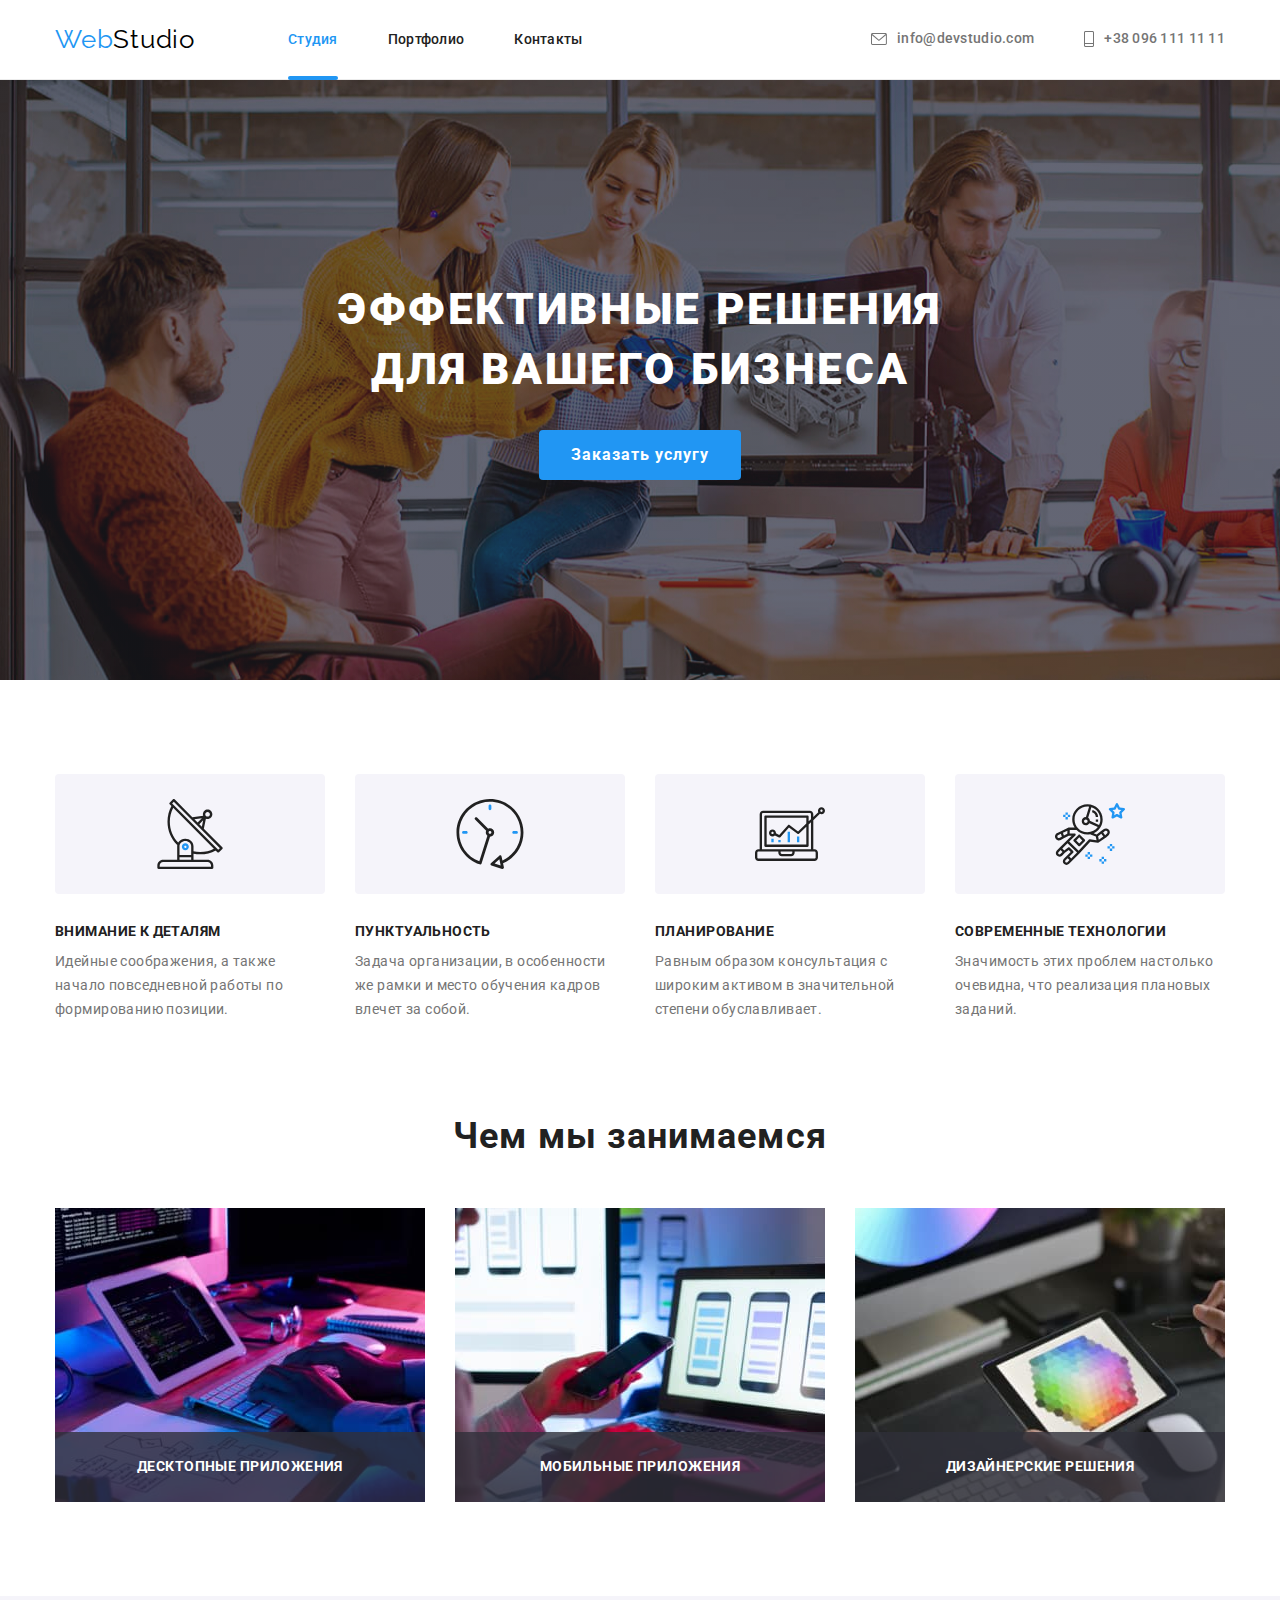
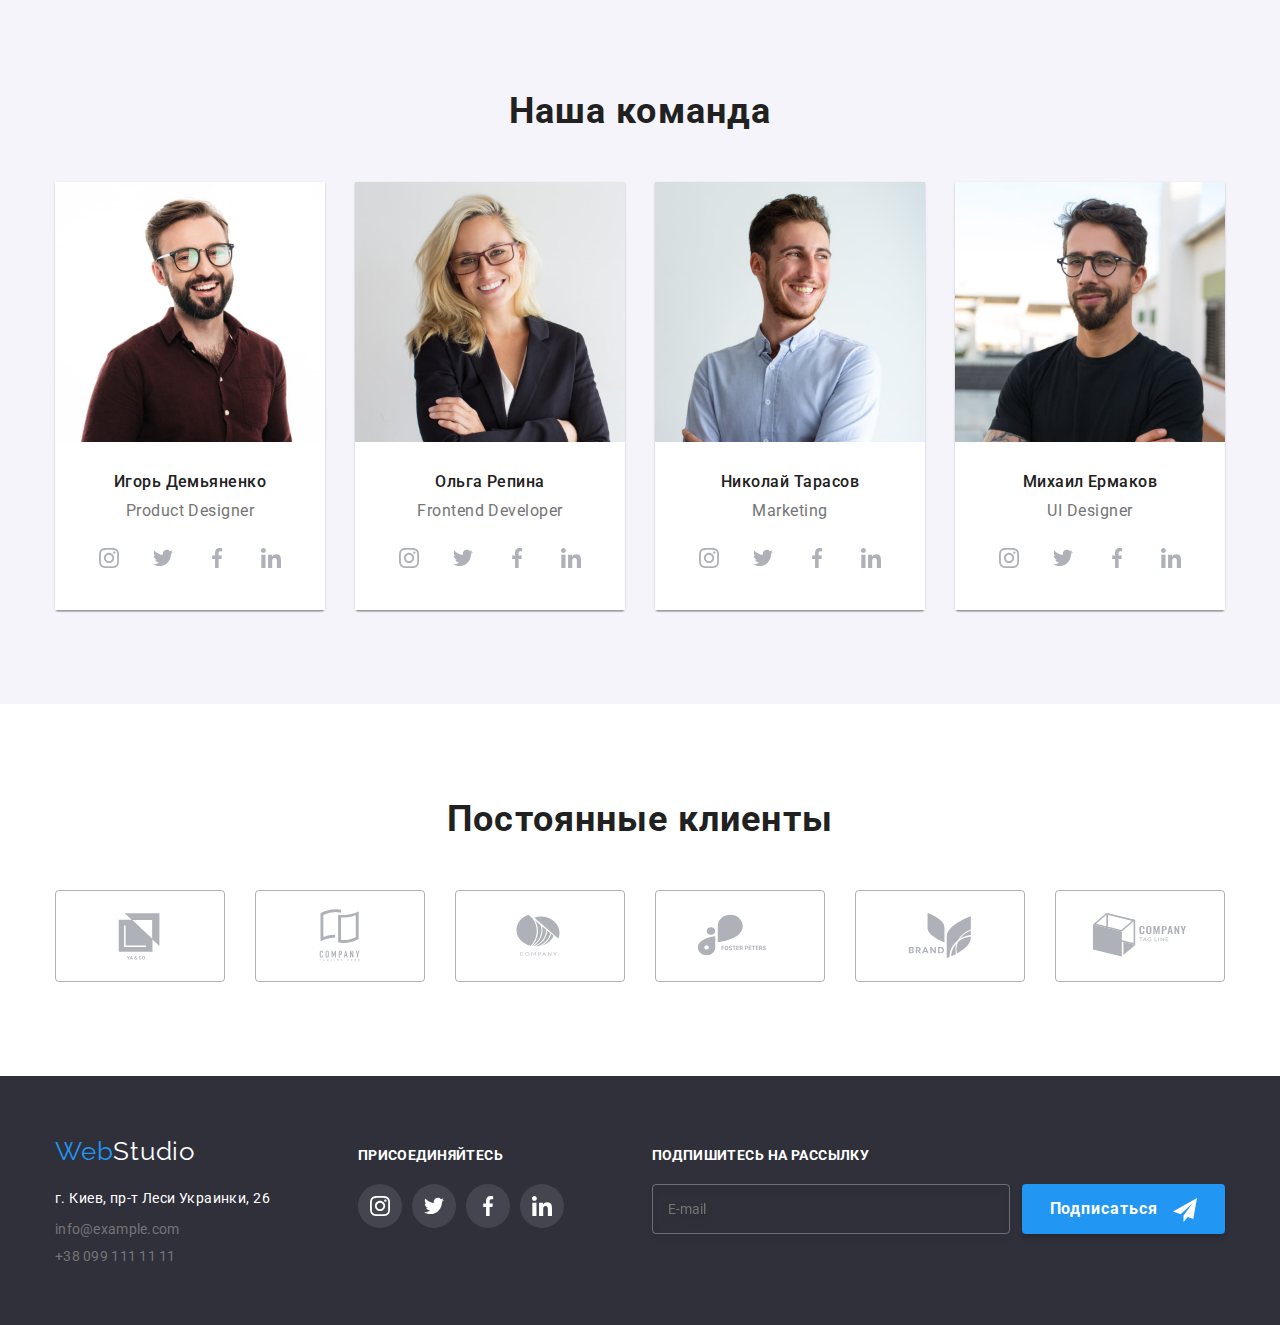
<file: index.html>
<!DOCTYPE html>
<html lang="ru">
<head>
    <meta charset="UTF-8">
    <meta http-equiv="X-UA-Compatible" content="IE=edge">
    <meta name="viewport" content="width=device-width, initial-scale=1.0">
    <title>Студия</title>
    <link rel="preconnect" href="https://fonts.gstatic.com">
    <link href="https://fonts.googleapis.com/css2?family=Raleway:wght@700&family=Roboto:wght@400;500;700;900&display=swap"
        rel="stylesheet">
    <link rel="stylesheet" href="https://cdnjs.cloudflare.com/ajax/libs/modern-normalize/1.0.0/modern-normalize.min.css" />
    <link rel="stylesheet" href="./css/styles.css">
</head>
<body>
<!--HEADER-->
    <header class="header">
        <div class="container header-container">
            <nav class="navigation">
                <a class="logo-link link" href="./index.html" lang=en><span class="logo-part">Web</span>Studio</a>
                <ul class="menu list">
                    <li class="menu-item">
                        <a class="menu-link link current" href="./index.html">Студия</a>
                    </li>
                    <li class="menu-item">
                        <a class="menu-link link" href="./portfolio.html">Портфолио</a>
                    </li>
                    <li class="menu-item">
                        <a class="menu-link link" href="">Контакты</a>
                    </li>
                </ul>
            </nav>
            <ul class="contacts list">
                <li class="contacts-item">
                    <a class="mail-tel-link link" href="mailto:info@devstudio.com">
                        <svg class="mail-icon">
                            <use href="./images/sprite.svg#mail"></use>
                        </svg>
                        info@devstudio.com</a>
                </li>
                <li class="contacts-item">
                    <a class="mail-tel-link link" href="tel:+38096111111">
                        <svg class="call-icon">
                            <use href="./images/sprite.svg#call"></use>
                        </svg>
                        +38 096 111 11 11</a>
                </li>
            </ul>
        </div>
    </header>
    <main>
<!--HERO-->
        <section class="hero">
            <div class="container">
                <h1 class="hero-title">Эффективные решения <br> для вашего бизнеса</h1>
                <button class="modal-btn btn" type="button" data-modal-open>Заказать услугу</button>
            </div>
        </section>



<!--BENEFITS-->
        <section class="benefits-section">
            <div class="container">
                <h2 class="visually-hidden">Преимущества</h2>
                <ul class="benefits list">
                    <li class="benefits-item">
                        <div class="benefits-pic">
                            <svg class="benefits-icon">
                                <use href="./images/sprite.svg#antenna"></use>
                            </svg>
                        </div>
                            <h3 class="benefits-item-title">Внимание к деталям </h3>
                            <p class="benefits-item-description">Идейные соображения, а также начало
                                повседневной работы по формированию позиции.</p>
                    </li>
                    <li class="benefits-item">
                        <div class="benefits-pic">
                            <svg class="benefits-icon">
                                <use href="./images/sprite.svg#clock"></use>
                            </svg>
                        </div>
                        <h3 class="benefits-item-title">Пунктуальность </h3>
                        <p class="benefits-item-description">Задача организации, в особенности же
                            рамки и место обучения кадров влечет за собой.</p>
                    </li>
                    <li class="benefits-item">
                        <div class="benefits-pic">
                            <svg class="benefits-icon">
                                <use href="./images/sprite.svg#diagram"></use>
                            </svg>
                        </div>
                        <h3 class="benefits-item-title">Планирование </h3>
                        <p class="benefits-item-description">Равным образом консультация с широким
                            активом в значительной степени обуславливает.</p>
                    </li>
                    <li class="benefits-item">
                        <div class="benefits-pic">
                            <svg class="benefits-icon">
                                <use href="./images/sprite.svg#astronaut"></use>
                            </svg>
                        </div>
                        <h3 class="benefits-item-title">Современные технологии </h3>
                        <p class="benefits-item-description">Значимость этих проблем настолько очевидна,
                            что реализация плановых заданий.</p>
                    </li>
                </ul>
            </div>
        </section>

<!--PORTFOLIO-->
        <section class="portfolio-section">
            <div class="container">
                <h2 class="section-title">Чем мы занимаемся</h2>
                <ul class="portfolio list">
                    <li class="portfolio-item">
                        <img class="portfolio-item-img" src="./images/what-we-do/img.jpg" alt="Разработчик пишет код" width="370"
                            height="294">
                            <p class="item-name">
                                Десктопные приложения
                            </p>
                    </li>
                    <li class="portfolio-item">
                        <img class="portfolio-item-img" src="./images/what-we-do/img-1.jpg" alt="Дизайнер разрабатывает интерфейс"
                            width="370" height="294">
                            <p class="item-name">
                                Мобильные приложения
                            </p>
                    </li>
                    <li class="portfolio-item">
                        <img class="portfolio-item-img" src="./images/what-we-do/img-2.jpg" alt="Дизайнер подбирает цвета" width="370"
                            height="294">
                            <p class="item-name">
                                Дизайнерские решения
                            </p>
                    </li>
                </ul>
            </div>
        </section>

<!--TEAM-->
        <section class="team section">
            <div class="container">
                <h2 class="section-title">Наша команда</h2>
                <ul class="team-list list">
                    <li class="team-item">
                        <img class="team-item-img" src="./images/our-team/ihor.jpg" alt="Игорь Демьяненко" width="270" height="260">
                        <div class="team-description">
                            <h3 class="team-item-title">Игорь Демьяненко</h3>
                            <p class="team-item-description" lang="en">Product Designer</p>
                                <ul class="team-social-media list">
                                    <li class="team-social-media-item">
                                        <a href="" class="team-social-media-link">
                                            <svg class="team-social-media-icon">
                                                <use href="./images/sprite.svg#instagram"></use>
                                            </svg>
                                        </a>
                                    </li>
                                    <li class="team-social-media-item">
                                        <a href="" class="team-social-media-link">
                                            <svg class="team-social-media-icon">
                                                <use href="./images/sprite.svg#twitter"></use>
                                            </svg>
                                        </a>
                                    </li>
                                    <li class="team-social-media-item">
                                        <a href="" class="team-social-media-link">
                                            <svg class="team-social-media-icon">
                                                <use href="./images/sprite.svg#facebook"></use>
                                            </svg>
                                        </a>
                                    </li>
                                    <li class="team-social-media-item">
                                        <a href="" class="team-social-media-link">
                                            <svg class="team-social-media-icon">
                                                <use href="./images/sprite.svg#linkedin"></use>
                                            </svg>
                                        </a>
                                    </li>
                                </ul>
                        </div>  
                    </li>
                    <li class="team-item">
                        <img class="team-item-img" src="./images/our-team/olha.jpg" alt="Ольга Репина" width="270" height="260">
                        <div class="team-description">
                            <h3 class="team-item-title">Ольга Репина</h3>
                            <p class="team-item-description" lang="en">Frontend Developer</p>
                                <ul class="team-social-media list">
                                    <li class="team-social-media-item">
                                        <a href="" class="team-social-media-link">
                                            <svg class="team-social-media-icon">
                                                <use href="./images/sprite.svg#instagram"></use>
                                            </svg>
                                        </a>
                                    </li>
                                    <li class="team-social-media-item">
                                        <a href="" class="team-social-media-link">
                                            <svg class="team-social-media-icon">
                                                <use href="./images/sprite.svg#twitter"></use>
                                            </svg>
                                        </a>
                                    </li>
                                    <li class="team-social-media-item">
                                        <a href="" class="team-social-media-link">
                                            <svg class="team-social-media-icon">
                                                <use href="./images/sprite.svg#facebook"></use>
                                            </svg>
                                        </a>
                                    </li>
                                    <li class="team-social-media-item">
                                        <a href="" class="team-social-media-link">
                                            <svg class="team-social-media-icon">
                                                <use href="./images/sprite.svg#linkedin"></use>
                                            </svg>
                                        </a>
                                    </li>
                                </ul>
                        </div>
                    </li>
                    <li class="team-item">
                        <img class="team-item-img" src="./images/our-team/nick.jpg" alt="Николай Тарасов" width="270" height="260">
                        <div class="team-description">
                            <h3 class="team-item-title">Николай Тарасов</h3>
                            <p class="team-item-description" lang="en">Marketing</p>
                                <ul class="team-social-media list">
                                    <li class="team-social-media-item">
                                        <a href="" class="team-social-media-link">
                                            <svg class="team-social-media-icon">
                                                <use href="./images/sprite.svg#instagram"></use>
                                            </svg>
                                        </a>
                                    </li>
                                    <li class="team-social-media-item">
                                        <a href="" class="team-social-media-link">
                                            <svg class="team-social-media-icon">
                                                <use href="./images/sprite.svg#twitter"></use>
                                            </svg>
                                        </a>
                                    </li>
                                    <li class="team-social-media-item">
                                        <a href="" class="team-social-media-link">
                                            <svg class="team-social-media-icon">
                                                <use href="./images/sprite.svg#facebook"></use>
                                            </svg>
                                        </a>
                                    </li>
                                    <li class="team-social-media-item">
                                        <a href="" class="team-social-media-link">
                                            <svg class="team-social-media-icon">
                                                <use href="./images/sprite.svg#linkedin"></use>
                                            </svg>
                                        </a>
                                    </li>
                                </ul>
                        </div>
                    </li>
                    <li class="team-item">
                        <img class="team-item-img" src="./images/our-team/mike.jpg" alt="Михаил Ермаков" width="270" height="260">
                        <div class="team-description">
                            <h3 class="team-item-title">Михаил Ермаков</h3>
                            <p class="team-item-description" lang="en">UI Designer</p>
                            <ul class="team-social-media list">
                                <li class="team-social-media-item">
                                    <a href="" class="team-social-media-link">
                                        <svg class="team-social-media-icon">
                                            <use href="./images/sprite.svg#instagram"></use>
                                        </svg>
                                    </a>
                                </li>
                                <li class="team-social-media-item">
                                    <a href="" class="team-social-media-link">
                                        <svg class="team-social-media-icon">
                                            <use href="./images/sprite.svg#twitter"></use>
                                        </svg>
                                    </a>
                                </li>
                                <li class="team-social-media-item">
                                    <a href="" class="team-social-media-link">
                                        <svg class="team-social-media-icon">
                                            <use href="./images/sprite.svg#facebook"></use>
                                        </svg>
                                    </a>
                                </li>
                                <li class="team-social-media-item">
                                    <a href="" class="team-social-media-link">
                                        <svg class="team-social-media-icon">
                                            <use href="./images/sprite.svg#linkedin"></use>
                                        </svg>
                                    </a>
                                </li>
                            </ul>
                        </div>
                    </li>
                </ul>
            </div>
        </section>
    </main>
<!--CLIENTS-->
        <section class="clients section">
            <div class="container">
                <h2 class="section-title">Постоянные клиенты</h2>
                <ul class="clients-list list">
                    <li class="clients-item">
                        <a href="" class="clients-list-link">                
                            <svg class="clients-icon">
                               <use href="./images/sprite.svg#logo-1"></use>
                            </svg>
                        </a>
                    </li>
                    <li class="clients-item">
                        <a href="" class="clients-list-link">                           
                            <svg class="clients-icon">
                                <use href="./images/sprite.svg#logo-2"></use>                            
                            </svg>                        
                        </a>
                    </li>
                    <li class="clients-item">
                        <a href="" class="clients-list-link">
                            <svg class="clients-icon">
                                <use href="./images/sprite.svg#logo-3"></use>
                            </svg>
                        </a>
                    </li>
                    <li class="clients-item">
                        <a href="" class="clients-list-link">
                            <svg class="clients-icon">
                                <use href="./images/sprite.svg#logo-4"></use>
                            </svg>
                        </a>
                    </li>
                    <li class="clients-item">
                        <a href="" class="clients-list-link">
                            <svg class="clients-icon">
                                <use href="./images/sprite.svg#logo-5"></use>
                            </svg>
                        </a>
                    </li>
                    <li class="clients-item">
                        <a href="" class="clients-list-link">
                            <svg class="clients-icon">
                                <use href="./images/sprite.svg#logo-6"></use>
                            </svg>
                        </a>
                    </li>
                </ul>
            </div>
        </section>
<!--END CLIENTS-->
<!--FOOTER-->
    <footer class="footer">
        <div class="container footer-container">
            <div class="footer-left">
                <a class="footer-logo-link link" href="./index.html" lang=en><span class="logo-part">Web</span>Studio</a>
                <address class="address-list">
                    <ul class="address-items list">
                        <li class="address-item">
                            <a class="map-link link" href="https://goo.gl/maps/Dh8G3uwG5ZsZuSZK8" target="_blank"
                                rel="noopener noreferrer">г. Киев, пр-т Леси
                                Украинки, 26</a>
                        </li>
                        <li class="address-item">
                            <a class="footer-mail-tel-link link" href="mailto:info@example.com">info@example.com</a>
                        </li>
                        <li class="address-item">
                            <a class="footer-mail-tel-link link" href="tel:+380991111111">+38 099 111 11 11</a>
                        </li>
                    </ul>
                </address>
            </div>
            <div class="footer-right">
                <h4 class="footer-title">Присоединяйтесь</h4>
                    <ul class="join-sm-list list">
                        <li class="join-sm-item">
                            <a href="" class="join-sm-link">
                                <svg class="join-sm-icon">
                                    <use href="./images/sprite.svg#instagram"></use>
                                </svg>
                            </a>
                        </li>
                        <li class="join-sm-item">
                            <a href="" class="join-sm-link">
                                <svg class="join-sm-icon">
                                    <use href="./images/sprite.svg#twitter"></use>
                                </svg>
                            </a>
                        </li>
                        <li class="join-sm-item">
                            <a href="" class="join-sm-link">
                                <svg class="join-sm-icon">
                                    <use href="./images/sprite.svg#facebook"></use>
                                </svg>
                            </a>
                        </li>
                        <li class="join-sm-item">
                            <a href="" class="join-sm-link">
                                <svg class="join-sm-icon">
                                    <use href="./images/sprite.svg#linkedin"></use>
                                </svg>
                            </a>
                        </li>
                    </ul>
            </div>
  
    <!-- Footer form -->
                <form class="footer-form">
                    <div class="footer-modal-wrapper">
                        <label class="footer-form-title">
                            Подпишитесь на рассылку
                            <span class="footer-form-fields-wrapper">
                                <input type="email" name="user-email" class="footer-form-input" required placeholder="E-mail">
                            </span>
                        </label>
                        <button type="submit" class="footer-modal-btn btn">Подписаться &nbsp;
                            <span>
                                <svg class="footer-modal-icon">
                                    <use href="./images/sprite.svg#send"></use>
                                </svg>
                            </span>
                        </button>
                    </div>

                </form>
        </div>

    <!-- End footer form -->
    </footer>
    <div class="backdrop is-hidden" data-modal>
        <div class="modal">
            <button type="button" class="modal-close-btn" data-modal-close>
                <svg class="modal-close-icon">
                    <use href="./images/sprite.svg#close"></use>
                </svg>
            </button>

        <!-- Modal form -->
            <form action="#" class="modal-form">
                <p class="modal-form-header">Оставьте свои данные, мы вам перезвоним</p>
                <label class="modal-form-field">
                    Имя
                    <span class="modal-form-input-wrapper">
                        <input type="text" name="user-name" class="modal-form-input" minlength="2" required placeholder=" ">
                        <svg class="modal-icon">
                            <use href="./images/sprite.svg#modal-person"></use>
                        </svg>
                    </span>
                </label>
                <label class="modal-form-field">
                    Телефон
                    <span class="modal-form-input-wrapper">
                        <input type="tel" name="user-phone" class="modal-form-input" required pattern="[0-9]{3}-[0-9]{3}-[0-9]{2}-[0-9]{2}" title="093-111-22-33" placeholder=" ">
                        <svg class="modal-icon">
                            <use href="./images/sprite.svg#modal-phone"></use>
                        </svg>
                    </span>
                </label>
                <label class="modal-form-field">
                    Почта
                    <span class="modal-form-input-wrapper">
                        <input type="email" name="user-email" class="modal-form-input" placeholder=" ">
                        <svg class="modal-icon">
                            <use href="./images/sprite.svg#modal-email"></use>
                        </svg>
                    </span>
                </label>
                <label class="modal-form-field">
                    Комментарий
                    <textarea name="user-comment" class="modal-form-comment" placeholder="Введите текст"></textarea>
                </label>
                <div class="policy-wrapper">
                    <input type="checkbox" name="user-policy" class="modal-form-checkbox visually-hidden" id="checkbox-policy" required>
                    <label for="checkbox-policy" class="modal-form-checkbox-policy">Соглашаюсь с рассылкой и принимаю <a class="modal-form-policy-link" href=""> Условия договора</a></label>
                </div>
                <button type="submit" class="modal-form-btn btn">Отправить</button>
            </form>
            <!-- End modal form -->
        </div>
    </div>
<script src="./js/modal.js"></script>
</body>
</html>
</file>
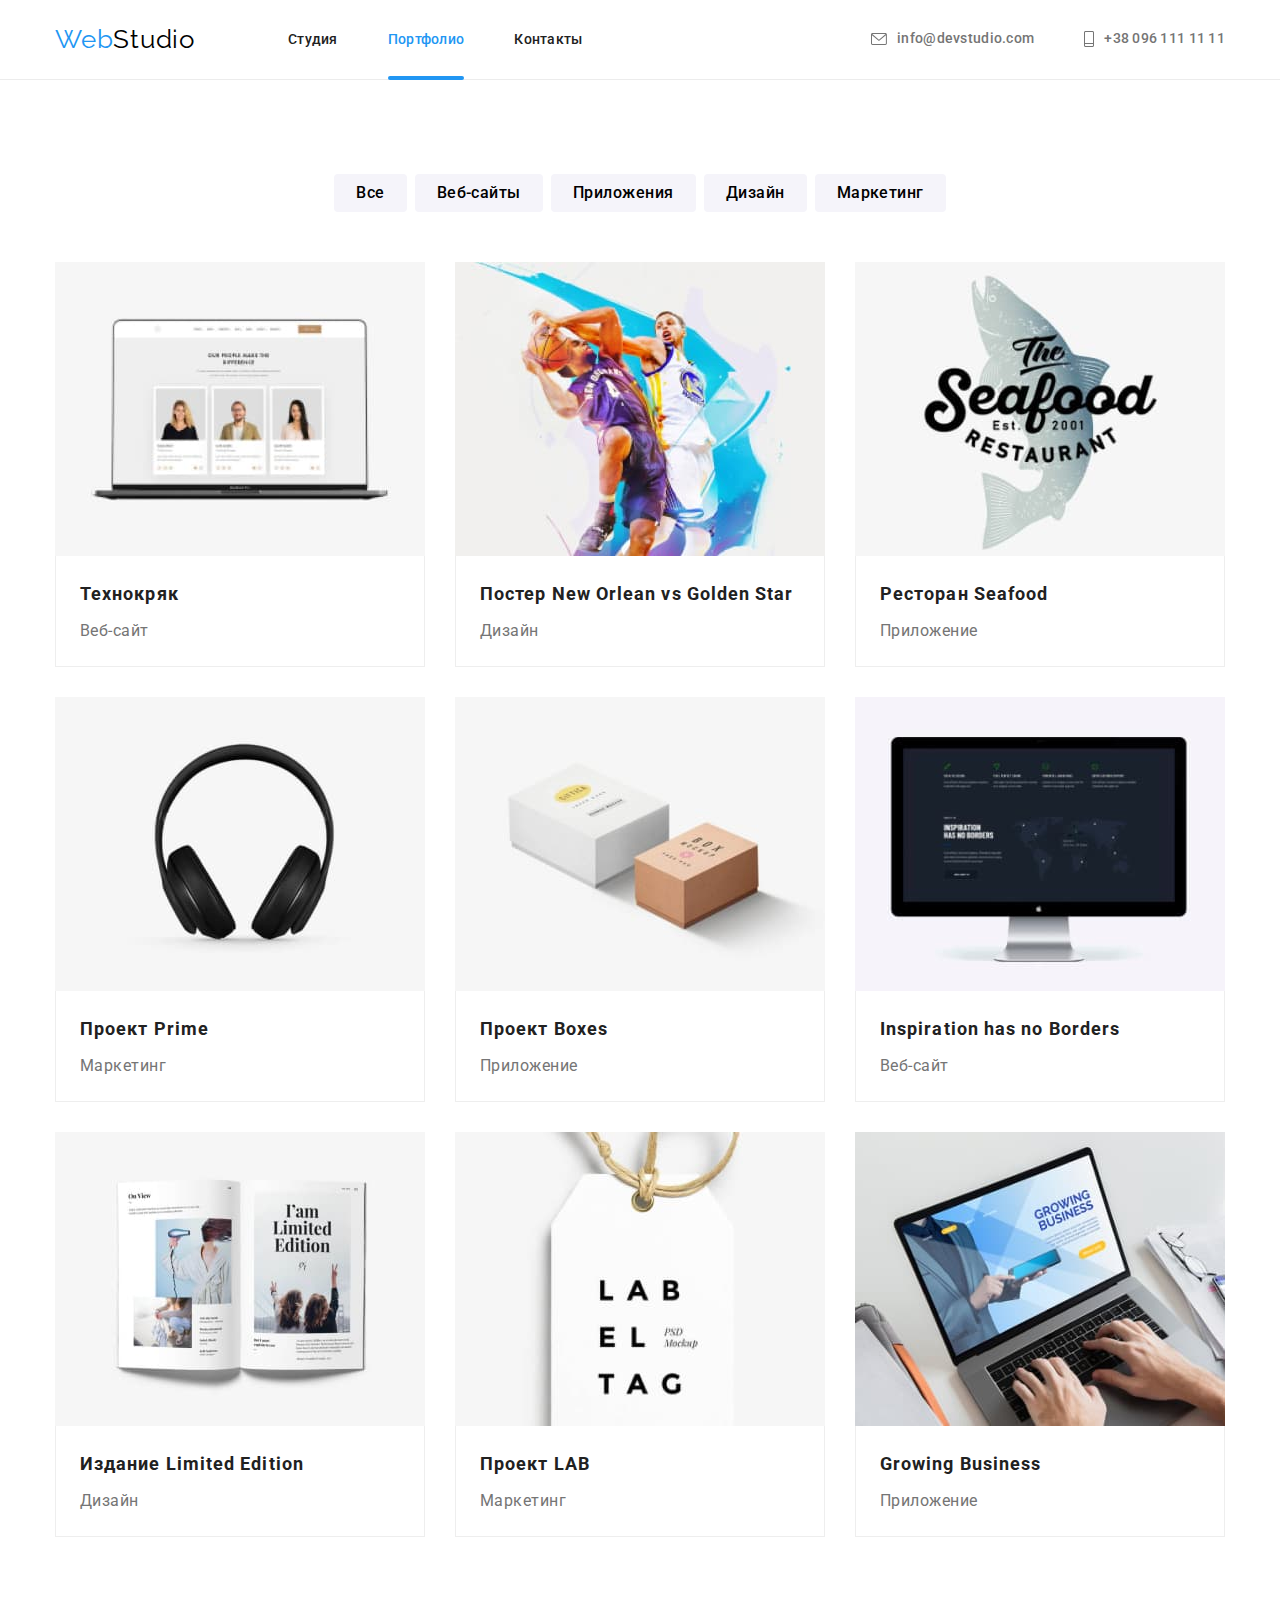
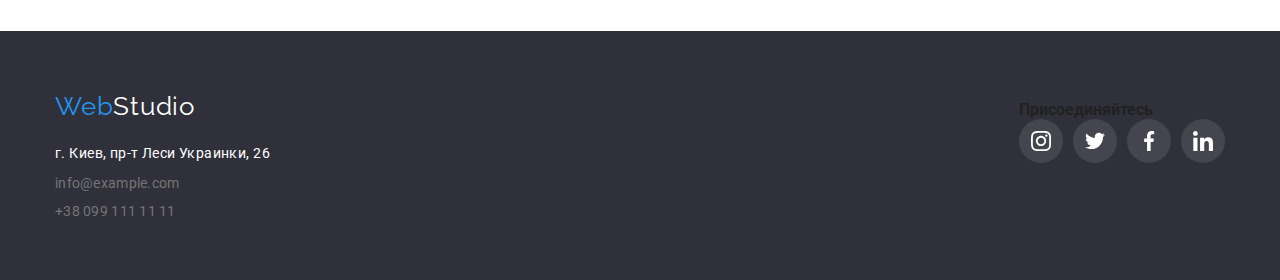
<file: portfolio.html>
<!DOCTYPE html>
<html lang="en">
<head>
    <meta charset="UTF-8">
    <meta http-equiv="X-UA-Compatible" content="IE=edge">
    <meta name="viewport" content="width=device-width, initial-scale=1.0">
    <title>Студия Портфолио</title>
    <link rel="preconnect" href="https://fonts.gstatic.com">
    <link href="https://fonts.googleapis.com/css2?family=Raleway:wght@700&family=Roboto:wght@400;500;700;900&display=swap"
        rel="stylesheet">
    <link rel="stylesheet" href="https://cdnjs.cloudflare.com/ajax/libs/modern-normalize/1.0.0/modern-normalize.min.css" />
    <link rel="stylesheet" href="./css/styles.css">
</head>
<body>
<!--HEADER-->
    <header class="header">
        <div class="container header-container">
            <nav class="navigation">
                <a class="logo-link link" href="./index.html" lang=en><span class="logo-part">Web</span>Studio</a>
                <ul class="menu list">
                    <li class="menu-item">
                        <a class="menu-link link" href="./index.html">Студия</a>
                    </li>
                    <li class="menu-item">
                        <a class="menu-link link current" href="./portfolio.html">Портфолио</a>
                    </li>
                    <li class="menu-item">
                        <a class="menu-link link" href="">Контакты</a>
                    </li>
                </ul>
            </nav>
            <ul class="contacts list">
                <li class="contacts-item">
                    <a class="mail-tel-link link" href="mailto:info@devstudio.com">
                        <svg class="mail-icon">
                            <use href="./images/sprite.svg#mail"></use>
                        </svg>
                        info@devstudio.com</a>
                </li>
                <li class="contacts-item">
                    <a class="mail-tel-link link" href="tel:+38096111111">
                        <svg class="call-icon">
                            <use href="./images/sprite.svg#call"></use>
                        </svg>
                        +38 096 111 11 11</a>
                </li>
            </ul>
        </div>
    </header>
<!--PORTFOLIO-->
    <section class="section">
        <div class="container">
            <h2 class="visually-hidden"> Портфолио</h2>
            <ul class="filters list">
                <li class="filter-item">
                    <button class="filter-btn btn" type="button">Все</button>
                </li>
                <li class="filter-item">
                    <button class="filter-btn btn" type="button">Веб-сайты</button>
                </li>
                <li class="filter-item">
                    <button class="filter-btn btn" type="button">Приложения</button>
                </li>
                <li class="filter-item">
                    <button class="filter-btn btn" type="button">Дизайн</button>
                </li>
                <li class="filter-item">
                    <button class="filter-btn btn" type="button">Маркетинг</button>
                </li>
            </ul>    
            <ul class="portfolio-page-items list">
            <li class="portfolio-page-item">
                <a class="portfolio-page-card link" href="">
                    <div class="card-wrapper">
                        <img class="portfolio-page-item-img" src="./images/portfolio-list/technokryak.jpg"
                        alt="Страница сайта на экране ноутбука" width="370" height="294">
                        <p class="overlay">
                            Технокряк это современная площадка распространения коронавируса. Компании используют эту платформу для цифрового
                            шпионажа и атак на защищённые сервера конкурентов.
                        </p>
                    </div>
                    <div class="portfolio-page-card-dscr">
                        <h3 class="portfolio-page-item-title">Технокряк</h3>
                        <p class="portfolio-page-item-description">Веб-сайт</p>
                    </div>
                </a>
            </li>
            <li class="portfolio-page-item">
                <a class="portfolio-page-card link" href="">
                    <div class="card-wrapper">
                        <img class="portfolio-page-item-img" src="./images/portfolio-list/new-orlean-poster.jpg" alt="Постер" width="370"
                        height="294">
                        <p class="overlay">
                            Технокряк это современная площадка распространения коронавируса. Компании используют эту платформу для цифрового
                            шпионажа и атак на защищённые сервера конкурентов.
                        </p>
                    </div>
                    <div class="portfolio-page-card-dscr">
                        <h3 class="portfolio-page-item-title">Постер <span lang=en>New Orlean vs Golden Star</span></h3>
                        <p class="portfolio-page-item-description">Дизайн</p>
                    </div>
                </a>
            </li>
            <li class="portfolio-page-item">
                <a class="portfolio-page-card link" href="">
                    <div class="card-wrapper">
                        <img class="portfolio-page-item-img" src="./images/portfolio-list/restraunt-seafood.jpg" alt="Логотип ресторана"
                        width="370" height="294">
                        <p class="overlay">
                            Технокряк это современная площадка распространения коронавируса. Компании используют эту платформу для цифрового
                            шпионажа и атак на защищённые сервера конкурентов.  
                        </p>
                    </div>
                    <div class="portfolio-page-card-dscr">
                        <h3 class="portfolio-page-item-title">Ресторан <span lang=en>Seafood</span></h3>
                        <p class="portfolio-page-item-description">Приложение</p>
                    </div>
                </a>
            </li>
            <li class="portfolio-page-item">
                <a class="portfolio-page-card link" href="">
                    <div class="card-wrapper">
                        <img class="portfolio-page-item-img" src="./images/portfolio-list/project-prime.jpg" alt="Наушники" width="370"
                        height="294">
                        <p class="overlay">
                            Технокряк это современная площадка распространения коронавируса. Компании используют эту платформу для цифрового
                            шпионажа и атак на защищённые сервера конкурентов.
                        </p>
                    </div>
                    <div class="portfolio-page-card-dscr">
                        <h3 class="portfolio-page-item-title">Проект <span lang=en>Prime</span></h3>
                        <p class="portfolio-page-item-description">Маркетинг</p>
                    </div>
                </a>
            </li>
            <li class="portfolio-page-item">
                <a class="portfolio-page-card link" href="">
                    <div class="card-wrapper">
                        <img class="portfolio-page-item-img" src="./images/portfolio-list/project-boxes.jpg" alt="Коробки" width="370"
                        height="294">
                        <p class="overlay">
                            Технокряк это современная площадка распространения коронавируса. Компании используют эту платформу для цифрового
                            шпионажа и атак на защищённые сервера конкурентов.
                        </p>
                    </div>
                    <div class="portfolio-page-card-dscr">
                        <h3 class="portfolio-page-item-title">Проект <span lang=en>Boxes</span></h3>
                        <p class="portfolio-page-item-description">Приложение</p>
                    </div>
                </a>
            </li>
            <li class="portfolio-page-item">
                <a class="portfolio-page-card link" href="">
                    <div class="card-wrapper">
                        <img class="portfolio-page-item-img" src="./images/portfolio-list/inspiration.jpg" alt="Страница сайта на монитрое"
                        width="370" height="294">
                        <p class="overlay">
                            Технокряк это современная площадка распространения коронавируса. Компании используют эту платформу для цифрового
                            шпионажа и атак на защищённые сервера конкурентов.
                        </p>
                    </div>
                    <div class="portfolio-page-card-dscr">
                        <h3 class="portfolio-page-item-title" lang=en>Inspiration has no Borders</h3>
                        <p class="portfolio-page-item-description">Веб-сайт</p>
                    </div>
                </a>
            </li>
            <li class="portfolio-page-item">
                <a class="portfolio-page-card link" href="">
                    <div class="card-wrapper">
                        <img class="portfolio-page-item-img" src="./images/portfolio-list/limited-edition.jpg" alt="Разворот журнала"
                        width="370" height="294">
                        <p class="overlay">
                            Технокряк это современная площадка распространения коронавируса. Компании используют эту платформу для цифрового
                            шпионажа и атак на защищённые сервера конкурентов.
                        </p>
                    </div>
                    <div class="portfolio-page-card-dscr">
                        <h3 class="portfolio-page-item-title">Издание <span lang=en>Limited Edition</span></h3>
                        <p class="portfolio-page-item-description">Дизайн</p>
                    </div>
                </a>
            </li>
            <li class="portfolio-page-item">
                <a class="portfolio-page-card link" href="">
                    <div class="card-wrapper">
                        <img class="portfolio-page-item-img" src="./images/portfolio-list/project-lab.jpg" alt="Логотип проекта" width="370"
                        height="294">
                        <p class="overlay">
                            Технокряк это современная площадка распространения коронавируса. Компании используют эту платформу для цифрового
                            шпионажа и атак на защищённые сервера конкурентов.
                        </p>
                    </div>
                    <div class="portfolio-page-card-dscr">
                        <h3 class="portfolio-page-item-title">Проект <span lang=en>LAB</span></h3>
                        <p class="portfolio-page-item-description">Маркетинг</p>
                    </div>
                </a>
            </li>
            <li class="portfolio-page-item">
                <a class="portfolio-page-card link" href="">
                    <div class="card-wrapper">
                        <img class="portfolio-page-item-img" src="./images/portfolio-list/growing-bussiness.jpg"
                        alt="Реклама приложения на экране ноутбука" width="370" height="294">
                        <p class="overlay">
                            Технокряк это современная площадка распространения коронавируса. Компании используют эту платформу для цифрового
                            шпионажа и атак на защищённые сервера конкурентов.
                        </p>
                    </div>
                    <div class="portfolio-page-card-dscr">
                        <h3 class="portfolio-page-item-title" lang=en>Growing Business</h3>
                        <p class="portfolio-page-item-description">Приложение</p>
                    </div>
                </a>
            </li>
            </ul>
        </div>
    </section>
<!--FOOTER-->
    <footer class="footer">
        <div class="container footer-container">
            <div class="footer-left">
                <a class="footer-logo-link link" href="./index.html" lang=en><span class="logo-part">Web</span>Studio</a>
                <address class="address-list">
                    <ul class="address-items list">
                        <li class="address-item">
                            <a class="map-link link" href="https://goo.gl/maps/Dh8G3uwG5ZsZuSZK8" target="_blank"
                                rel="noopener noreferrer">г. Киев, пр-т Леси
                                Украинки, 26</a>
                        </li>
                        <li class="address-item">
                            <a class="footer-mail-tel-link link" href="mailto:info@example.com">info@example.com</a>
                        </li>
                        <li class="address-item">
                            <a class="footer-mail-tel-link link" href="tel:+380991111111">+38 099 111 11 11</a>
                        </li>
                    </ul>
                </address>
            </div>
            <div class="footer-right">
                <h4 class="join-title">Присоединяйтесь</h4>
                <ul class="join-sm-list list">
                    <li class="join-sm-item">
                        <a href="" class="join-sm-link">
                            <svg class="join-sm-icon">
                                <use href="./images/sprite.svg#instagram"></use>
                            </svg>
                        </a>
                    </li>
                    <li class="join-sm-item">
                        <a href="" class="join-sm-link">
                            <svg class="join-sm-icon">
                                <use href="./images/sprite.svg#twitter"></use>
                            </svg>
                        </a>
                    </li>
                    <li class="join-sm-item">
                        <a href="" class="join-sm-link">
                            <svg class="join-sm-icon">
                                <use href="./images/sprite.svg#facebook"></use>
                            </svg>
                        </a>
                    </li>
                    <li class="join-sm-item">
                        <a href="" class="join-sm-link">
                            <svg class="join-sm-icon">
                                <use href="./images/sprite.svg#linkedin"></use>
                            </svg>
                        </a>
                    </li>
                </ul>
            </div>
        </div>
    </footer>
</body>
</html>
</file>
<file: css/styles.css>
:root {
  --accent-color: #2196f3;
  --main-color: #212121;
  --secondary-color: #757575;
  --contrast-color: #ffffff;
  --background-color: #2f303a;
  --icon-button-back-color: #f5f4fA;
  --icons-color: #AFB1B8;
  --main-font: 'Roboto', sans-serif;
  --secondary-font: 'Raleway', sans-serif;
  --animation-duration: 250ms;
  --animation-timing-function: cubic-bezier(0.4, 0, 0.2, 1);
}

h1,
h2,
h3,
h4,
h5,
h6,
p {
  margin-top: 0;
  margin-bottom: 0;
}

ul,
ol {
  margin-top: 0;
  margin-bottom: 0;
  padding-left: 0;
}

img {
  display: block;
}

.list {
  list-style: none;
}
.link {
  text-decoration: none;
  display: inline-block;
}

.container {
  width: 1200px;
  padding-left: 15px;
  padding-right: 15px;
  margin: 0 auto;
}

body {
  font-family: var(--main-font);
  color: var(--main-color);
}

/*---------COMPONENTS---------*/
.logo-part {
  color: var(--accent-color);
}

.section-title {
  font-size: 36px;
  line-height: 1.17;
  text-align: center;
  letter-spacing: 0.03em;
  margin-bottom: 50px;
}

.menu-link.current {
  color: var(--accent-color);
}

.section {
  padding-top: 94px;
  padding-bottom: 94px;
}

.btn {
  border: none;
  cursor: pointer;
  border-radius: 4px;
}

/* .visually-hidden {
  position: absolute;
  width: 1px;
  height: 1px;
  margin: -1px;
  border: 0;
  padding: 0;

  white-space: nowrap;
  clip-path: inset(100%);
  clip: rect(0 0 0 0);
  overflow: hidden;
} */


.visually-hidden {
  position: absolute !important;
  clip: rect(1px 1px 1px 1px); /* IE6, IE7 */
  clip: rect(1px, 1px, 1px, 1px);
  padding: 0 !important;
  border: 0 !important;
  height: 1px !important;
  width: 1px !important;
  overflow: hidden;
}

/*---------END COMPONENTS---------*/

/*---------HEADER---------*/

.header {
  border-bottom: 1px solid #ececec;
  padding-top: 24px;
  padding-bottom: 24px;
}

.header-container {
  display: flex;
}

.navigation {
  display: flex;
  align-items: center;
}

.menu {
  display: flex;
}

.contacts {
  display: flex;
  align-items: center;
  margin-left: auto;
}

.logo-link {
  font-family: var(--secondary-font);
  font-size: 26px;
  line-height: 1.19;
  letter-spacing: 0.03em;
  color: #000000;
  margin-right: 93px;
}

.menu-item:not(:last-child) {
  margin-right: 50px;
}

.contacts-item:not(:last-child) {
  margin-right: 50px;
}

.menu-link {
  position: relative;
  font-weight: 500;
  font-size: 14px;
  line-height: 1.14;
  letter-spacing: 0.02em;
  color: var(--main-color);
  transition: color var(--animation-duration) var(--animation-timing-function);
}


.current::after {
  content: "";
  position: absolute;
  display: block;
  width: 100%;
  height: 4px;
  background-color: var(--accent-color);
  border-radius: 2px;
  margin-top: 28px;
}

.menu-link:hover,
.menu-link:focus {
  color: var(--accent-color);
  outline: none;
}

.address-list {
  font-style: normal;
}

.mail-tel-link {
  display: flex;
  align-items: center;
  justify-content: center; 
  font-weight: 500;
  font-size: 14px;
  line-height: 1.14;
  letter-spacing: 0.02em;
  color: var(--secondary-color);
  transition: color var(--animation-duration) var(--animation-timing-function);
}

.mail-tel-link:hover,
.mail-tel-link:focus {
  color: var(--accent-color);
  outline: none;
}

.mail-icon {
  width: 16px;
  height: 12px;
  fill: currentColor;
  margin-right: 10px;
}

.call-icon {
  width: 10px;
  height: 16px;
  fill: currentColor;
  margin-right: 10px;
}

.mail-tel-link:hover .mail-icon,
.mail-tel-link:focus .mail-icon {
  fill: currentColor;
}

.mail-tel-link:hover .call-icon,
.mail-tel-link:focus .call-icon {
  fill: currentColor;
}
/*---------END HEADER---------*/

/*---------HERO---------*/

.hero {
  background-color: var(--background-color);
  background-image: linear-gradient(
    rgba(47, 48, 58, 0.4),
    rgba(47, 48, 58, 0.4)
    ), 
    url(../images/hero-bg.jpg);
  background-size: cover;
  max-width: 1600px;
  margin: 0 auto;
  padding-top: 200px;
  padding-bottom: 200px;
  text-align: center;
}

.hero-title {
  font-weight: 900;
  font-size: 44px;
  line-height: 1.36;
  letter-spacing: 0.06em;
  text-transform: uppercase;
  color: var(--contrast-color);
  margin-bottom: 30px;
}

.modal-btn {
  font-weight: 700;
  font-size: 16px;
  line-height: 1.88;
  letter-spacing: 0.06em;
  background-color: var(--accent-color);
  color: var(--contrast-color);
  padding: 10px 32px;
  transition: background-color var(--animation-duration) var(--animation-timing-function);
}

.modal-btn:hover,
.modal-btn:focus {
  background-color: #188ce8;
  outline: none;
}

/*---------END HERO---------*/

/*---------BENEFITS---------*/

.benefits-section {
  padding-top: 94px;
  padding-bottom: 47px;
}

.benefits {
  display: flex;
}

.benefits-item {
  width: 270px;
}

/* .test::before {
  display: inline-block;
  content: "";
  width: 270px;
height: 120px;
  background-color: #F5F4FA;
  border-radius: 4px;
  background-image: url(../images/sprite.svg#antenna);
} */


.benefits-pic {
  display: flex;
  align-items: center;
  justify-content: center;
  height: 120px;
  background-color: var(--icon-button-back-color);
  border-radius: 4px;
  margin-bottom: 30px;
}

.benefits-icon {
  width: 70px;
  height: 70px;

}

.benefits-item:not(:last-child) {
  margin-right: 30px;
}

.benefits-item-title {
  font-size: 14px;
  line-height: 1.14;
  letter-spacing: 0.03em;
  text-transform: uppercase;
  margin-bottom: 10px;
}
.benefits-item-description {
  font-size: 14px;
  line-height: 1.71;
  letter-spacing: 0.03em;
  color: var(--secondary-color);
}

/*---------END BENEFITS---------*/

/*---------PORTFOLIO---------*/

.portfolio-section {
  padding-top: 47px;
  padding-bottom: 94px;
}

.portfolio {
  display: flex;
  align-items: center;
  margin-left: -30px;
  margin-top: -30px;
}

.portfolio-item {
  position: relative;
  flex-basis: calc((100% - 90px) / 3);
  margin-left: 30px;
  margin-top: 30px;
}

.item-name {
  position: absolute;
  bottom: 0;
  left: 0;
  display: flex;
  align-items: center;
  justify-content: center;
  width: 100%;
  height: 70px;
  font-weight: 700;
  font-size: 14px;
  line-height: 1.14;
  letter-spacing: 0.03em;
  text-transform: uppercase;
  color: var(--contrast-color);
  background-color: rgba(47, 48, 58, 0.8);
}
/*---------END PORTFOLIO---------*/

/*---------TEAM---------*/

.team {
  background: var(--icon-button-back-color);
}

.team-list {
  display: flex;
  margin-left: -30px;
  margin-top: -30px;
}

.team-item {
  /*  flex-basis: calc((100% - 120px) / 4);*/
  flex-basis: calc(100% - 4) / 30px);
  margin-left: 30px;
  margin-top: 30px;
  box-shadow: 0px 1px 3px rgba(0, 0, 0, 0.12), 0px 1px 1px rgba(0, 0, 0, 0.14),
    0px 2px 1px rgba(0, 0, 0, 0.2);
  border-radius: 0px 0px 4px 4px;
}

.team-item-title {
  font-weight: 500;
  font-size: 16px;
  line-height: 1.19;
  text-align: center;
  letter-spacing: 0.03em;
  margin-bottom: 10px;
}
.team-item-description {
  font-size: 16px;
  line-height: 1.19;
  text-align: center;
  letter-spacing: 0.03em;
  color: var(--secondary-color);
  margin-bottom: 16px;
}

.team-description {
  padding: 30px 32px;
  background-color: var(--contrast-color);
}

.team-social-media {
  display: flex;
  justify-content: space-between;
}

.team-social-media-link {
  display: flex;
  align-items: center;
  justify-content: center;
  width: 44px;
  height: 44px;
  background-color: transparent;
  border-radius: 50%;
  transition: background-color var(--animation-duration) var(--animation-timing-function);
}

.team-social-media-icon {
  width: 20px;
  height: 20px;
  fill: var(--icons-color);
  transition: fill var(--animation-duration) var(--animation-timing-function);
}

.team-social-media-link:hover,
.team-social-media-link:focus {
  background-color: var(--accent-color);
  outline: none;
}

.team-social-media-link:hover .team-social-media-icon,
.team-social-media-link:focus .team-social-media-icon {
  fill: var(--contrast-color);
}

/*---------END TEAM---------*/

/*---------CLIENTS---------*/

.clients-list {
  display: flex;
  justify-content: space-between;
}

.clients-item {
  display: flex;
  align-items: center;
  justify-content: center;
  /* border: 1px solid var(--icons-color);
  width: 170px;
  height: 92px;
  box-sizing: border-box;
  border-radius: 4px; */
}

.clients-list-link{
  display: flex;
  align-items: center;
  justify-content: center;
  border: 1px solid var(--icons-color);
  width: 170px;
  height: 92px;
  box-sizing: border-box;
  border-radius: 4px; 
  transition: border var(--animation-duration) var(--animation-timing-function);
}

.clients-icon {
  width: 106px;
  height: 60px;
  fill: var(--icons-color);
  transition: fill var(--animation-duration) var(--animation-timing-function);
}

.clients-list-link:hover .clients-icon,
.clients-list-link:focus .clients-icon {
  fill: var(--accent-color);
}

.clients-list-link:hover,
.clients-list-link:focus {
  border: 1px solid var(--accent-color);
  outline: none;
}

/*---------END CLIENTS---------*/

/*---------FOOTER---------*/
.footer {
  background-color: var(--background-color);
  padding-top: 60px;
  padding-bottom: 60px;
}

.footer-container {
  display: flex;
  align-items: baseline;
  justify-content: space-between;
}

.footer-logo-link {
  font-family: var(--secondary-font);
  font-size: 26px;
  line-height: 1.19;
  letter-spacing: 0.03em;
  color: var(--contrast-color);
  margin-bottom: 20px;
}
.map-link {
  font-style: normal;
  font-size: 14px;
  line-height: 1.71;
  letter-spacing: 0.03em;
  color: var(--contrast-color);
  transition: color var(--animation-duration) var(--animation-timing-function);
}
.map-link:hover,
.map-link:focus {
  color: var(--accent-color);
  outline: none;
}
.footer-mail-tel-link {
  font-style: normal;
  font-size: 14px;
  line-height: 1.14;
  letter-spacing: 0.02em;
  color: var(--secondary-color);
  transition: color var(--animation-duration) var(--animation-timing-function);
}
.footer-mail-tel-link:hover,
.footer-mail-tel-link:focus {
  color: var(--accent-color);
  outline: none;
}

.address-item:not(:last-child) {
  margin-bottom: 9px;
}

.footer-title {
  font-weight: 700;
  font-size: 14px;
  line-height: 1.14;
  letter-spacing: 0.03em;
  text-transform: uppercase;
  color: var(--contrast-color);
  margin-bottom: 20px;
}

.join-sm-list {
  display: flex;
}

.join-sm-item:not(:last-child) {
  margin-right: 10px;
}


.join-sm-link {
  display: flex;
  align-items: center;
  justify-content: center;
  width: 44px;
  height: 44px;
  background-color: rgba(255, 255, 255, 0.1);
  border-radius: 50%;
  transition: background-color var(--animation-duration) var(--animation-timing-function);
}

.join-sm-link:hover,
.join-sm-link:focus {
  background-color: var(--accent-color);
  outline: none;
}

.join-sm-icon {
  width: 20px;
  height: 20px;
  fill: var(--contrast-color);
}


/*---------END FOOTER---------*/


/*---------PORTFOLIO PAGE---------*/

.filters {
  display: flex;
  justify-content: center;
  margin-bottom: 50px;
}

.filters .filter-item + .filter-item {
  margin-left: 8px;
}

.filter-btn {
  font-weight: 500;
  font-size: 16px;
  line-height: 1.62;
  text-align: center;
  letter-spacing: 0.03em;
  background-color: var(--icon-button-back-color);
  padding: 6px 22px;
  transition: color var(--animation-duration) var(--animation-timing-function), background-color var(--animation-duration) var(--animation-timing-function), box-shadow var(--animation-duration) var(--animation-timing-function);
}
.filter-btn:hover,
.filter-btn:focus {
  color: var(--contrast-color);
  background-color: var(--accent-color);
  box-shadow: 0px 3px 1px rgba(0, 0, 0, 0.1), 0px 1px 2px rgba(0, 0, 0, 0.08),
    0px 2px 2px rgba(0, 0, 0, 0.12);
  outline: none;
}

.portfolio-page-items {
  display: flex;
  flex-wrap: wrap;
  margin-left: -30px;
  margin-top: -30px;
}

.portfolio-page-item {
  flex-basis: calc((100% - 90px) / 3);
  margin-top: 30px;
  margin-left: 30px;
}

.card-wrapper {
  position: relative;
  overflow: hidden;
}

.portfolio-page-card {
  transition: box-shadow var(--animation-duration) var(--animation-timing-function);
}

.portfolio-page-card:hover,
.portfolio-page-card:focus {
  box-shadow: 0px 1px 1px rgba(0, 0, 0, 0.12), 0px 4px 4px rgba(0, 0, 0, 0.06), 1px 4px 6px rgba(0, 0, 0, 0.16);
  outline: none;
}

.overlay {
  position: absolute;
  top: 0;
  left: 0;
  width: 100%;
  height: 100%;
  color: var(--contrast-color);
  font-style: normal;
  font-size: 18px;
  line-height: 1.56;
  letter-spacing: 0.03em;
  padding: 63px 24px;
  background-color: rgba(33, 150, 243, 0.9);
  overflow: auto;
  transform: translateY(100%);
  transition: transform var(--animation-duration) var(--animation-timing-function);
}

.portfolio-page-card:hover .overlay,
.portfolio-page-card:focus .overlay {
 transform: translateY(0%);
}

.portfolio-page-card-dscr {
  background-color: var(--contrast-color);
  border: 1px solid #eeeeee;
  border-top: none;
  padding: 20px 24px;
}

.portfolio-page-item-title {
  color: var(--main-color);
  font-weight: 700;
  font-size: 18px;
  line-height: 2;
  letter-spacing: 0.06em;
  margin-bottom: 4px;
}
.portfolio-page-item-description {
  font-size: 16px;
  line-height: 1.87;
  letter-spacing: 0.03em;
  color: var(--secondary-color);
}

/*---------END PORTFOLIO PAGE---------*/

/*---------FOOTER MODAL WINDOW---------*/

.footer-form-title {
  display: flex;
  flex-direction: column;
  font-weight: 700;
  font-size: 14px;
  line-height: 1.14;
  letter-spacing: 0.03em;
  text-transform: uppercase;
  color: var(--contrast-color);
}

.footer-modal-wrapper {
  display: flex;
  align-items: flex-end;
}

.footer-form-fields-wrapper {
  display: flex;
  margin-top: 20px;
}

.footer-form-input {
  width: 358px;
  height: 50px;
  color: var(--contrast-color);
  background-color: transparent;
  border: 1px solid rgba(255, 255, 255, 0.3);
  filter: drop-shadow(0px 4px 4px rgba(0, 0, 0, 0.15));
  border-radius: 4px;
  padding: 15px;
  margin-right: 12px;
  transition: border-color var(--animation-duration) var(--animation-timing-function);
}

.footer-form-input:hover,
.footer-form-input:focus {
  outline: none;
  border-color: var(--accent-color);
}

.footer-modal-icon {
  width: 24px;
  height: 24px;
  vertical-align: middle;
  fill: var(--contrast-color);
}

.footer-modal-btn {
  height: 50px;
  font-weight: 700;
  font-size: 16px;
  line-height: 1.88;
  text-align: center;
  letter-spacing: 0.06em;
  color: var(--contrast-color);
  background-color: var(--accent-color);
  box-shadow: 0px 4px 4px rgba(0, 0, 0, 0.15);
  border-radius: 4px;
  padding: 10px 28px;
}

/*--------- ENDFOOTER MODAL WINDOW---------*/

/*---------MODAL WINDOW---------*/

.backdrop {
  position: fixed;
  top: 0;
  left: 0;
  width: 100vw;
  height: 100vh;
  background-color: rgba(0, 0, 0, 0.2);
  z-index: 100;
  transition: opacity var(--animation-duration) var(--animation-timing-function), visibility var(--animation-duration) var(--animation-timing-function);

}

.is-hidden {
  opacity: 0;
  visibility: hidden;
  pointer-events: none;
}

.modal {
  position: absolute;
  top: 50%;
  left: 50%;
  transform: translate(-50%, -50%) scaleY(1);
  min-width: 528px;
  min-height: 582px;
  background-color: var(--contrast-color);
  box-shadow: 0px 1px 3px rgba(0, 0, 0, 0.12), 0px 1px 1px rgba(0, 0, 0, 0.14), 0px 2px 1px rgba(0, 0, 0, 0.2);
  border-radius: 4px;
  padding: 40px;

  transition: transform var(--animation-duration) var(--animation-timing-function);
}

.is-hidden .modal {
  transform: translate(-50%, -50%) scaleY(0); 
}

.modal-close-btn {
  position: absolute;
  top: 8px;
  right: 8px;
  width: 30px;
  height: 30px;
  background: var(--contrast-color);
  border: 1px solid rgba(0, 0, 0, 0.1);
  padding: 0;
  border-radius: 50%;
  cursor: pointer;
  transition: fill var(--animation-duration) var(--animation-timing-function);
}

.modal-close-btn:hover .modal-close-icon,
.modal-close-btn:focus .modal-close-icon {
 fill: var(--accent-color);
}

.modal-close-icon {
  width: 10px;
  height: 10px;
}

.modal-form {
  display: flex;
  flex-direction: column;
}

.modal-form-header {
  font-weight: 700;
  font-size: 20px;
  line-height: 1.15;
  text-align: center;
  letter-spacing: 0.03em;
  color: var(--main-color) #212121;
  margin-bottom: 30px;
}


.modal-form-field {
  font-size: 12px;
  line-height: 1.17;
  letter-spacing: 0.01em;
  color: #757575;
}

.modal-form-field:not(:last-child) {
  margin-bottom: 10px;
}

.modal-form-input{
  width: 100%;
  height: 40px;
  border: 1px solid rgba(33, 33, 33, 0.2);;
  border-radius: 4px;
  padding-left: 42px;
  transition: border-color var(--animation-duration) var(--animation-timing-function);
}

.modal-form-input:focus {
  border-color: var(--accent-color);
  outline: none;
}

.modal-form-input:focus + .modal-icon {
  fill: var(--accent-color);
}

.modal-form-comment {
  width: 100%;
}

.modal-form-input-wrapper {
  position: relative;
  display: block;
  margin-top: 4px;
}

.modal-form-input:required:focus:not(:placeholder-shown):valid {
  border-color: green;
}

.modal-form-input:required:focus:not(:placeholder-shown):invalid {
  border-color: red;
}

.modal-form-comment {
  width: 100%;
  height: 120px;
  border: 1px solid rgba(33, 33, 33, 0.2);
  border-radius: 4px;
  resize: none;
  padding: 12px 16px;
  margin-top: 4px;
  transition: border-color var(--animation-duration) var(--animation-timing-function);

}

.modal-form-comment::placeholder {
  color: rgba(117, 117, 117, 0.5);
}

.modal-form-comment:focus {
  border-color: var(--accent-color);
  outline: none;
}

.policy-wrapper {
margin: 0 auto;
}

.modal-form-checkbox-policy::before {
  content: "";
  display: inline-block;
  vertical-align: middle;
  width: 16px;
  height: 15px;
  border: 2px solid var(--main-color);
  margin-right: 7px;
  cursor: pointer;
  transition: border-color var(--animation-duration) var(--animation-timing-function);

}

.modal-form-checkbox:checked + .modal-form-checkbox-policy::before {
  background-image: url(../images/icon-checked.svg);
  border: none;
}

/* .modal-form-checkbox:not(:checked) + .modal-form-checkbox-policy::before {
  border-color: var(--main-color);
}  */

.modal-form-checkbox:focus + .modal-form-checkbox-policy::before {
  border-color: var(--accent-color);
}

.modal-form-checkbox-policy {
  font-size: 14px;
  line-height: 1.71;
  letter-spacing: 0.03em;
  color: var(--secondary-color);
}

.modal-form-policy-link {
  color: var(--accent-color);
}
  
.modal-icon {
  position: absolute;
  top: 50%;
  left: 12px;
  transform: translateY(-50%);
  width: 18px;
  height: 18px;
  fill: var(--main-color);
  transition: fill var(--animation-duration) var(--animation-timing-function);

}

.modal-form-btn {
  align-self: center;
  font-weight: 700;
  font-size: 16px;
  line-height: 1.88;
  letter-spacing: 0.06em;
  background-color: var(--accent-color);
  color: var(--contrast-color);
  padding: 10px 32px;
  transition: background-color var(--animation-duration) var(--animation-timing-function);
  margin-top: 30px;
  transition: background-color var(--animation-duration) var(--animation-timing-function);

}


.modal-form-btn:hover,
.modal-form-btn:focus {
  background-color: #188ce8;
  outline: none;
}


/*---------END MODAL WINDOW---------*/
</file>
